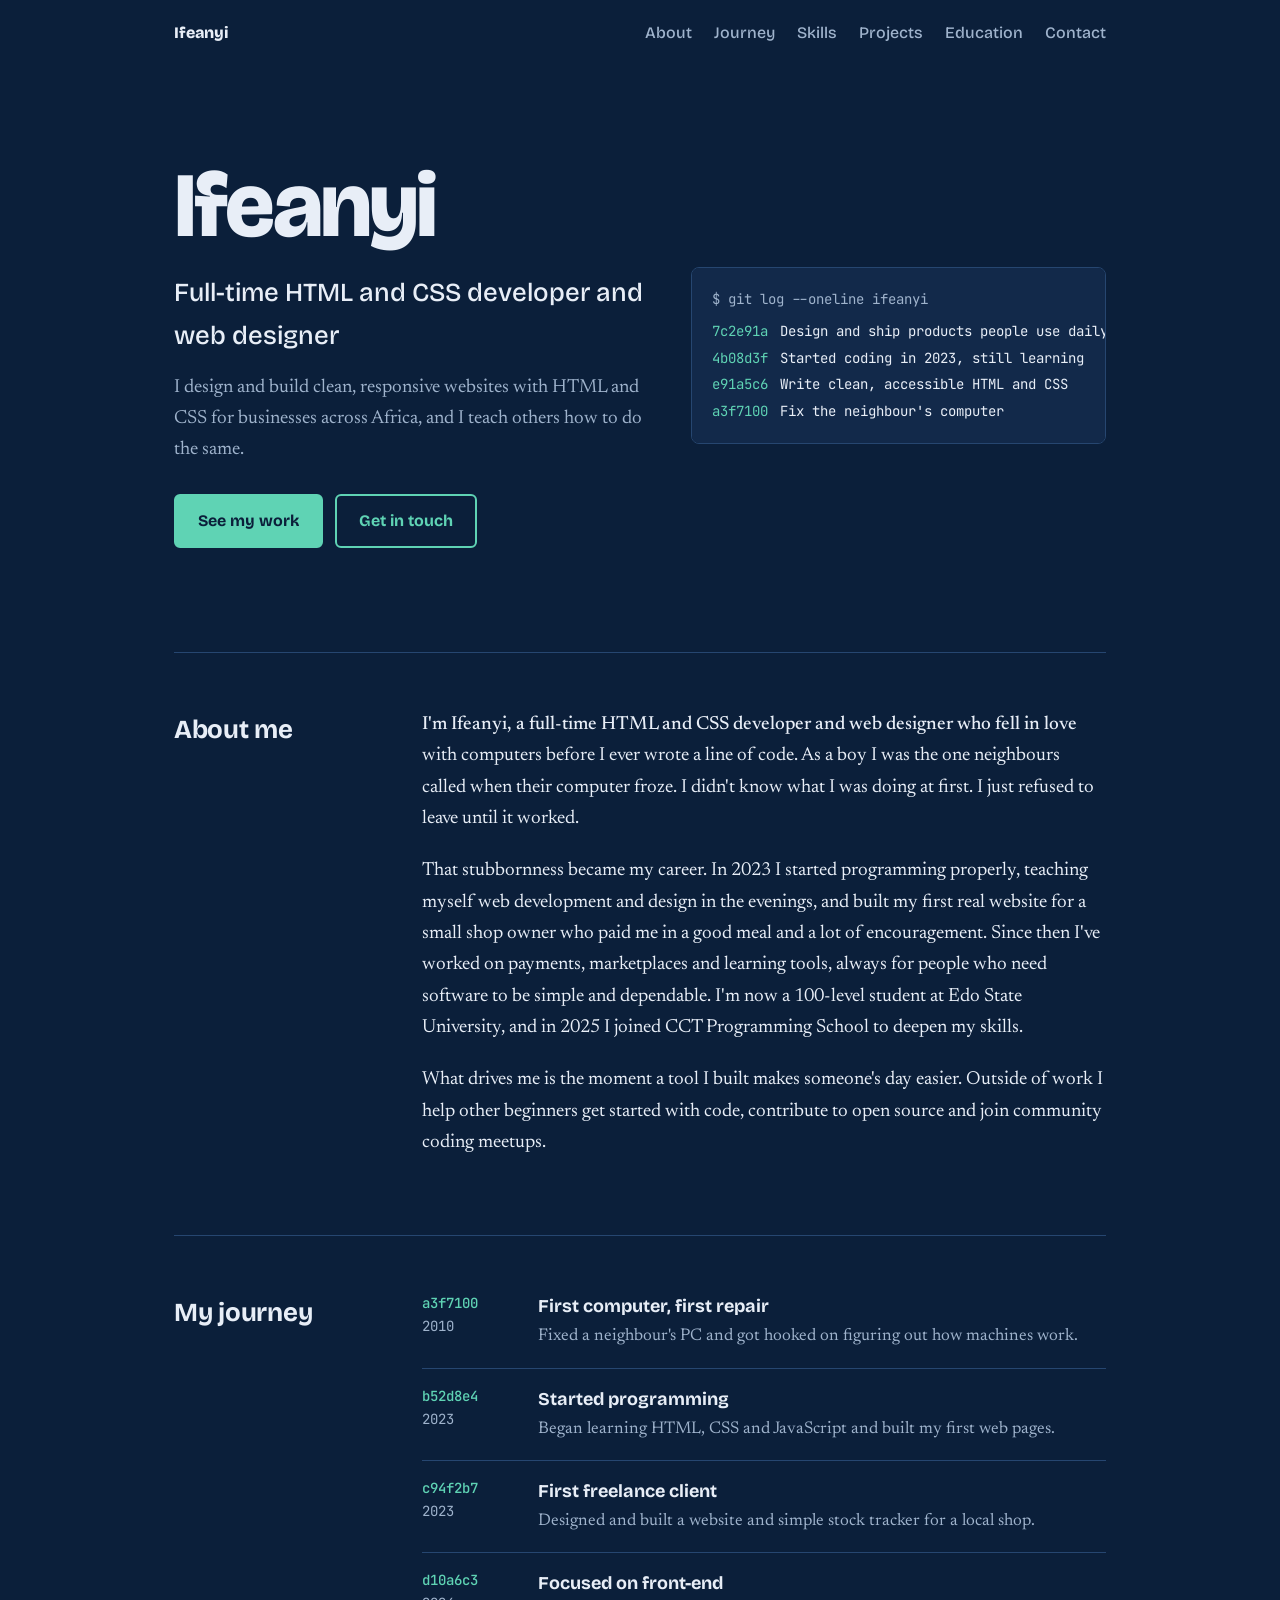
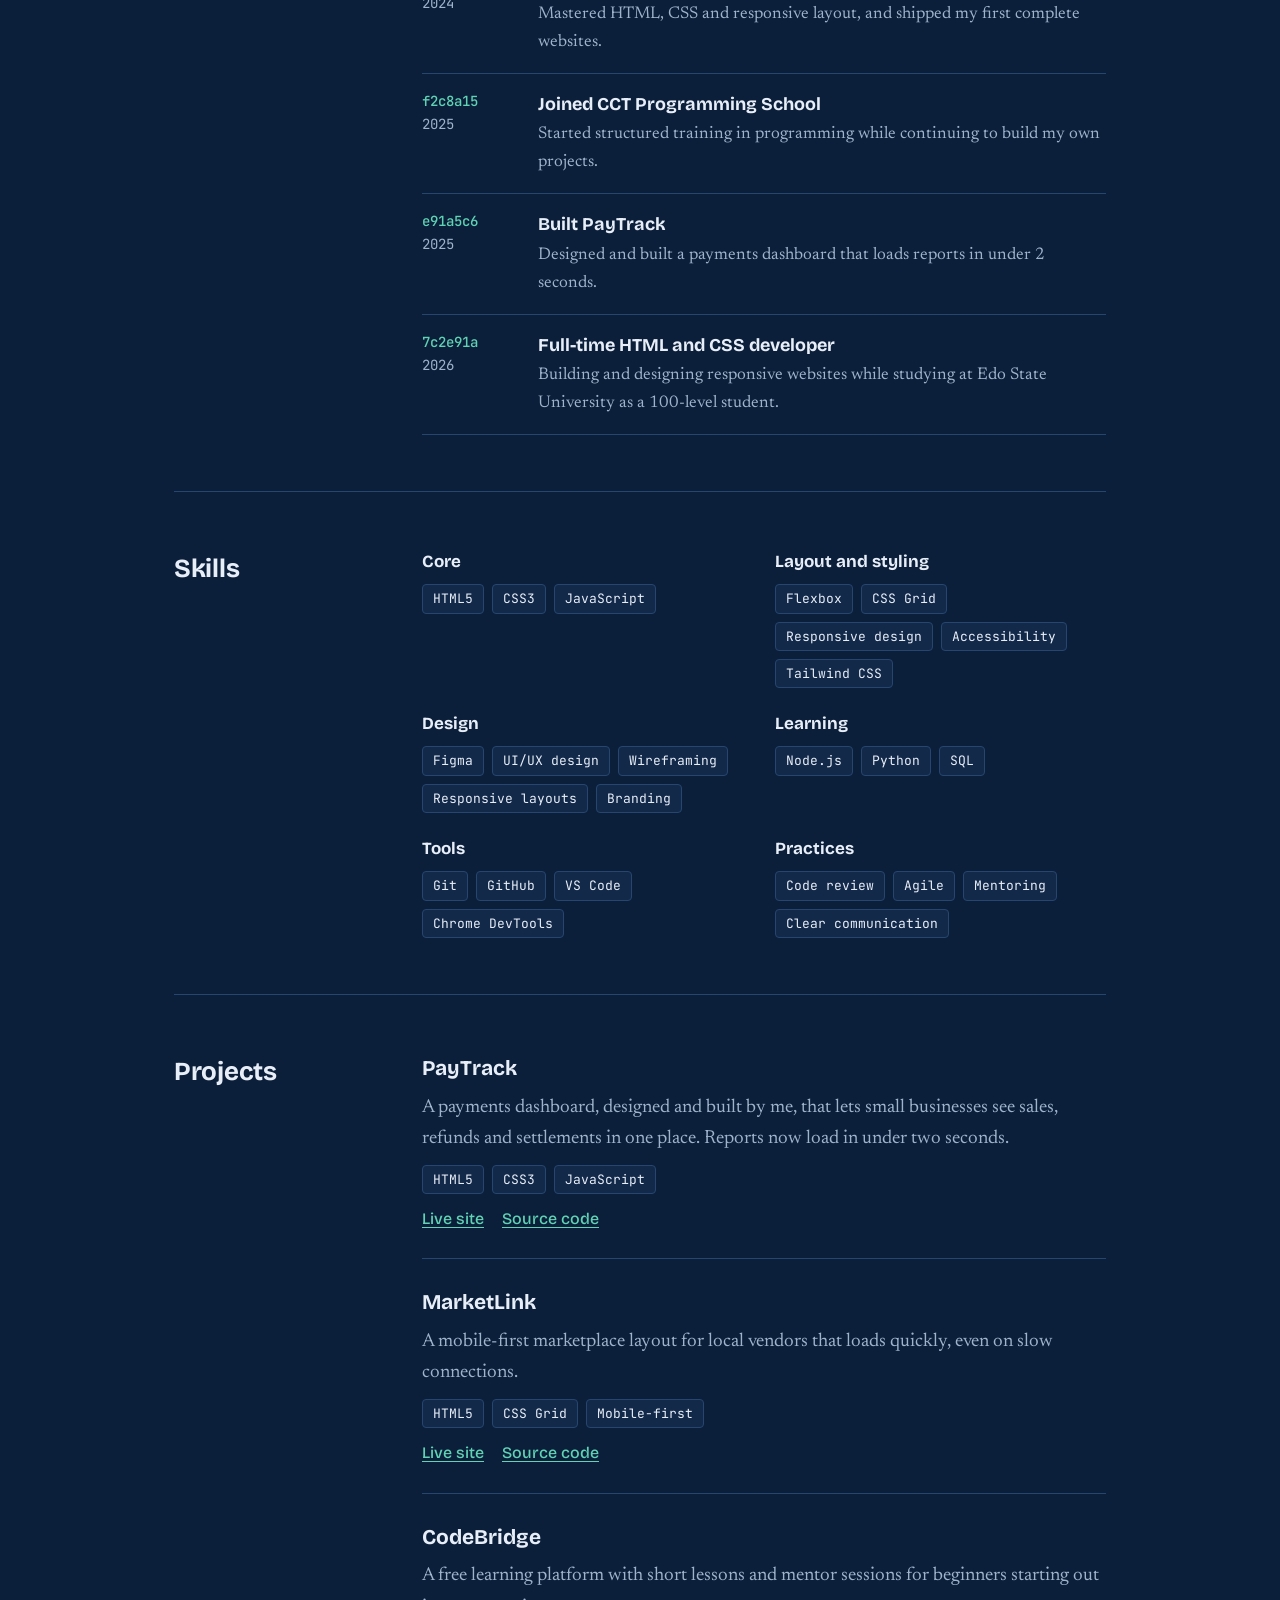
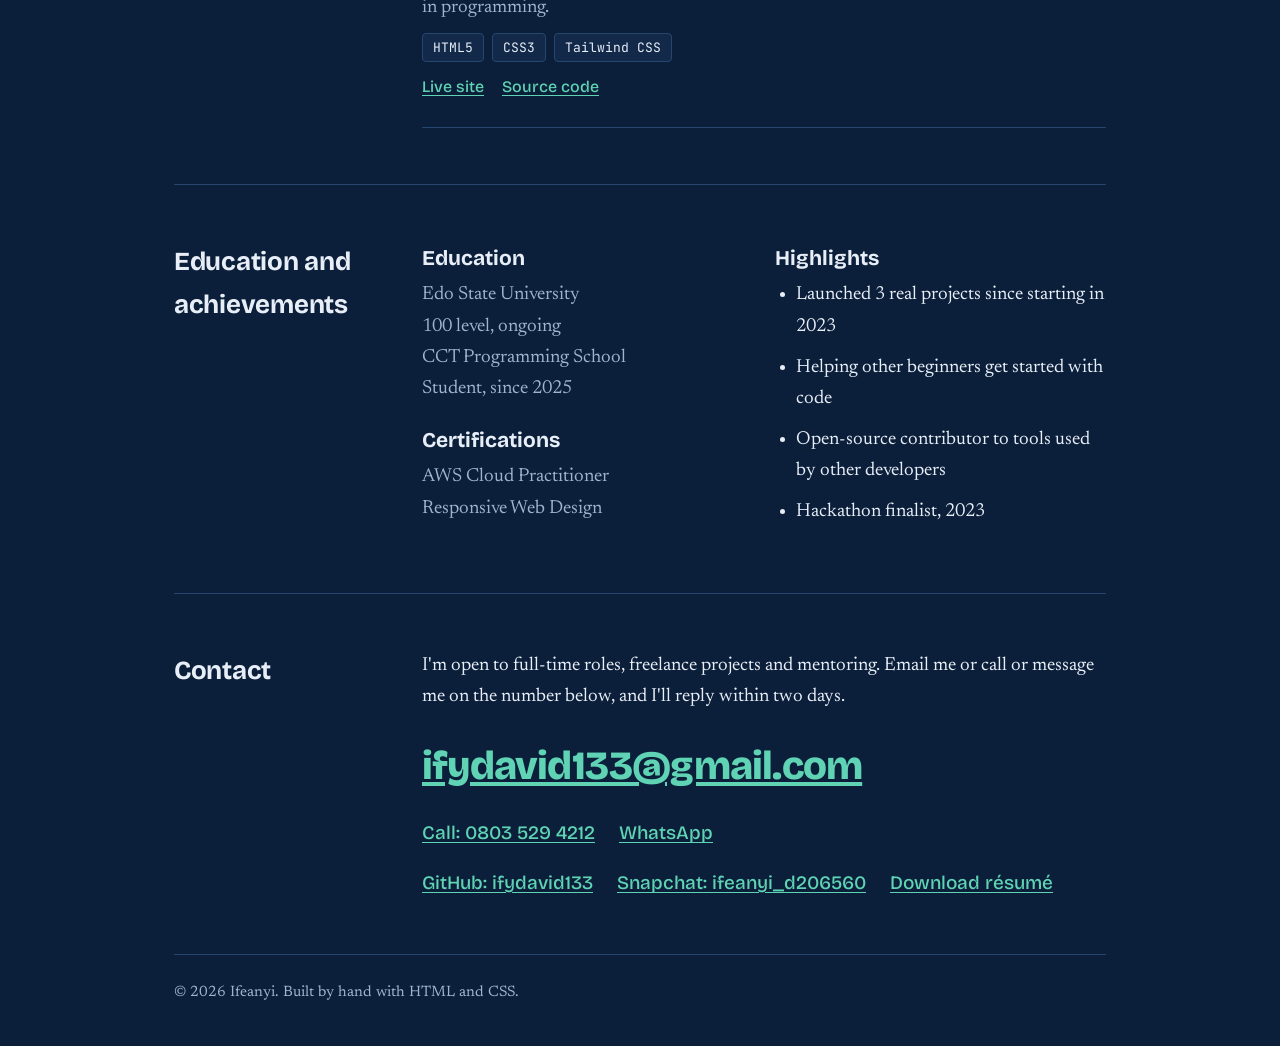
<file: ifeanyi-portfolio (2).html>
<!DOCTYPE html>
<html lang="en">
<head>
<meta charset="utf-8">
<meta name="viewport" content="width=device-width, initial-scale=1, viewport-fit=cover">
<title>Ifeanyi | HTML and CSS Developer and Web Designer</title>
<link rel="preconnect" href="https://fonts.googleapis.com">
<link href="https://fonts.googleapis.com/css2?family=Bricolage+Grotesque:opsz,wght@12..96,500;12..96,700;12..96,800&family=Newsreader:opsz,wght@6..72,400;6..72,500&family=JetBrains+Mono:wght@400;500&display=swap" rel="stylesheet">
<style>
:root{
  --bg:#0B1F3A;--surface:#12294A;--ink:#E8EEF7;--muted:#9FB3CC;--line:#264670;--accent:#5FD3B4;--on-accent:#0B1F3A;
  --display:'Bricolage Grotesque','Segoe UI',Arial,sans-serif;
  --serif:'Newsreader',Georgia,'Times New Roman',serif;
  --mono:'JetBrains Mono',ui-monospace,Consolas,monospace;
  color-scheme:dark;box-sizing:border-box;padding-top:env(safe-area-inset-top,0px);padding-bottom:env(safe-area-inset-bottom,0px);
}
@media (prefers-color-scheme:dark){
  :root:not([data-theme="light"]){--bg:#0B1F3A;--surface:#12294A;--ink:#E8EEF7;--muted:#9FB3CC;--line:#264670;--accent:#5FD3B4;--on-accent:#0B1F3A}
}
:root[data-theme="dark"]{--bg:#0B1F3A;--surface:#12294A;--ink:#E8EEF7;--muted:#9FB3CC;--line:#264670;--accent:#5FD3B4;--on-accent:#0B1F3A}
html{scroll-padding-top:env(safe-area-inset-top,0px);scroll-behavior:smooth}
*,*::before,*::after{box-sizing:border-box}
body{margin:0;background:var(--bg);color:var(--ink);font-family:var(--serif);font-size:19px;line-height:1.65}
a{color:var(--accent);text-underline-offset:3px}
a:focus-visible,button:focus-visible{outline:3px solid var(--accent);outline-offset:3px;border-radius:3px}
.wrap{max-width:980px;margin:0 auto;padding:0 24px}

nav{display:flex;flex-wrap:wrap;gap:6px 22px;padding:20px 0;font-family:var(--display);font-weight:500;font-size:16px}
nav a{color:var(--muted);text-decoration:none}
nav a:hover{color:var(--accent)}
nav .brand{color:var(--ink);font-weight:800;margin-right:auto}

.hero{display:grid;gap:40px;padding:56px 0 72px;align-items:center}
@media(min-width:860px){.hero{grid-template-columns:1.15fr 1fr;padding:96px 0 104px}}
h1{font-family:var(--display);font-weight:800;font-size:clamp(46px,9vw,92px);line-height:.95;letter-spacing:-.03em;margin:0 0 22px}
.role{font-family:var(--display);font-weight:500;font-size:clamp(20px,3vw,26px);margin:0 0 14px}
.lede{color:var(--muted);max-width:34em;margin:0 0 28px}
.btns{display:flex;flex-wrap:wrap;gap:12px}
.btn{font-family:var(--display);font-weight:700;font-size:16px;padding:12px 22px;border-radius:6px;text-decoration:none;border:2px solid var(--accent)}
.btn.primary{background:var(--accent);color:var(--on-accent)}
.btn.ghost{color:var(--accent)}
.btn{display:inline-block;transition:transform .2s ease,box-shadow .2s ease,background-color .2s ease,color .2s ease}
a.btn:hover,a.btn:focus-visible{background:#0A6B45;color:#fff;transform:translateY(-4px) scale(1.06);box-shadow:0 12px 24px rgba(0,0,0,.5)}
a.btn:active{transform:translateY(-1px) scale(1.02)}
@media(prefers-reduced-motion:reduce){.btn{transition:none}a.btn:hover,a.btn:focus-visible{transform:none}}

.log{background:var(--surface);border:1px solid var(--line);border-radius:8px;padding:18px 20px;font-family:var(--mono);font-size:14px;line-height:1.9;overflow-x:auto}
.log .cmd{color:var(--muted);margin-bottom:6px}
.log .row{white-space:nowrap;opacity:0;animation:in .5s ease forwards}
.log .row:nth-child(2){animation-delay:.3s}.log .row:nth-child(3){animation-delay:.8s}
.log .row:nth-child(4){animation-delay:1.3s}.log .row:nth-child(5){animation-delay:1.8s}
.hash{color:var(--accent);margin-right:12px}
@keyframes in{to{opacity:1}}
@media(prefers-reduced-motion:reduce){.log .row{opacity:1;animation:none}html{scroll-behavior:auto}}

section{border-top:1px solid var(--line);padding:56px 0;display:grid;gap:24px}
@media(min-width:860px){section{grid-template-columns:200px 1fr;gap:48px}}
h2{font-family:var(--display);font-weight:700;font-size:26px;margin:0;letter-spacing:-.01em}
h3{font-family:var(--display);font-weight:700;font-size:21px;margin:0 0 4px}
p{margin:0 0 1.1em}
.story p:first-child::first-line{font-weight:500}

.commits{list-style:none;margin:0;padding:0}
.commits li{display:grid;grid-template-columns:96px 1fr;gap:4px 20px;padding:16px 0;border-bottom:1px solid var(--line)}
.commits li:first-child{padding-top:0}
.commits .meta{font-family:var(--mono);font-size:14px;color:var(--muted)}
.commits .meta b{display:block;color:var(--accent);font-weight:500}
.commits strong{font-family:var(--display);font-size:18px}
.commits span.d{display:block;color:var(--muted);font-size:17px}

.skills{display:grid;gap:22px}
@media(min-width:600px){.skills{grid-template-columns:1fr 1fr}}
.skills h3{font-size:17px}
.tags{display:flex;flex-wrap:wrap;gap:8px;list-style:none;margin:8px 0 0;padding:0}
.tags li{font-family:var(--mono);font-size:13px;border:1px solid var(--line);background:var(--surface);padding:3px 10px;border-radius:4px}

.proj{padding:26px 0;border-bottom:1px solid var(--line)}
.proj:first-child{padding-top:0}
.proj p{color:var(--muted);margin:6px 0 10px}
.proj .links{font-family:var(--display);font-weight:500;font-size:16px;display:flex;gap:18px;margin-top:12px}

.pair{display:grid;gap:22px}
@media(min-width:600px){.pair{grid-template-columns:1fr 1fr}}
.pair p{color:var(--muted);margin:0}
ul.plain{margin:0;padding-left:1.1em}
ul.plain li{margin-bottom:.5em}

.contact a.big{font-family:var(--display);font-weight:800;font-size:clamp(24px,5vw,40px);letter-spacing:-.02em;word-break:break-all}
.contact .row{display:flex;flex-wrap:wrap;gap:8px 24px;margin-top:18px;font-family:var(--display);font-weight:500}
footer{border-top:1px solid var(--line);padding:26px 0 40px;color:var(--muted);font-size:15px}
</style>
</head>
<body>
<div class="wrap">
  <nav aria-label="Main">
    <a class="brand" href="#top">Ifeanyi</a>
    <a href="#about">About</a><a href="#journey">Journey</a><a href="#skills">Skills</a><a href="#projects">Projects</a><a href="#more">Education</a><a href="#contact">Contact</a>
  </nav>

  <header class="hero" id="top">
    <div>
      <h1>Ifeanyi</h1>
      <p class="role">Full-time HTML and CSS developer and web designer</p>
      <p class="lede">I design and build clean, responsive websites with HTML and CSS for businesses across Africa, and I teach others how to do the same.</p>
      <div class="btns">
        <a class="btn primary" href="#projects">See my work</a>
        <a class="btn ghost" href="#contact">Get in touch</a>
      </div>
    </div>
    <div class="log" aria-label="A short summary written like a git log">
      <div class="cmd">$ git log --oneline ifeanyi</div>
      <div class="row"><span class="hash">7c2e91a</span>Design and ship products people use daily</div>
      <div class="row"><span class="hash">4b08d3f</span>Started coding in 2023, still learning</div>
      <div class="row"><span class="hash">e91a5c6</span>Write clean, accessible HTML and CSS</div>
      <div class="row"><span class="hash">a3f7100</span>Fix the neighbour's computer</div>
    </div>
  </header>

  <section id="about">
    <h2>About me</h2>
    <div class="story">
      <p>I'm Ifeanyi, a full-time HTML and CSS developer and web designer who fell in love with computers before I ever wrote a line of code. As a boy I was the one neighbours called when their computer froze. I didn't know what I was doing at first. I just refused to leave until it worked.</p>
      <p>That stubbornness became my career. In 2023 I started programming properly, teaching myself web development and design in the evenings, and built my first real website for a small shop owner who paid me in a good meal and a lot of encouragement. Since then I've worked on payments, marketplaces and learning tools, always for people who need software to be simple and dependable. I'm now a 100-level student at Edo State University, and in 2025 I joined CCT Programming School to deepen my skills.</p>
      <p>What drives me is the moment a tool I built makes someone's day easier. Outside of work I help other beginners get started with code, contribute to open source and join community coding meetups.</p>
    </div>
  </section>

  <section id="journey">
    <h2>My journey</h2>
    <ul class="commits">
      <li><div class="meta"><b>a3f7100</b>2010</div><div><strong>First computer, first repair</strong><span class="d">Fixed a neighbour's PC and got hooked on figuring out how machines work.</span></div></li>
      <li><div class="meta"><b>b52d8e4</b>2023</div><div><strong>Started programming</strong><span class="d">Began learning HTML, CSS and JavaScript and built my first web pages.</span></div></li>
      <li><div class="meta"><b>c94f2b7</b>2023</div><div><strong>First freelance client</strong><span class="d">Designed and built a website and simple stock tracker for a local shop.</span></div></li>
      <li><div class="meta"><b>d10a6c3</b>2024</div><div><strong>Focused on front-end</strong><span class="d">Mastered HTML, CSS and responsive layout, and shipped my first complete websites.</span></div></li>
      <li><div class="meta"><b>f2c8a15</b>2025</div><div><strong>Joined CCT Programming School</strong><span class="d">Started structured training in programming while continuing to build my own projects.</span></div></li>
      <li><div class="meta"><b>e91a5c6</b>2025</div><div><strong>Built PayTrack</strong><span class="d">Designed and built a payments dashboard that loads reports in under 2 seconds.</span></div></li>
      <li><div class="meta"><b>7c2e91a</b>2026</div><div><strong>Full-time HTML and CSS developer</strong><span class="d">Building and designing responsive websites while studying at Edo State University as a 100-level student.</span></div></li>
    </ul>
  </section>

  <section id="skills">
    <h2>Skills</h2>
    <div class="skills">
      <div><h3>Core</h3><ul class="tags"><li>HTML5</li><li>CSS3</li><li>JavaScript</li></ul></div>
      <div><h3>Layout and styling</h3><ul class="tags"><li>Flexbox</li><li>CSS Grid</li><li>Responsive design</li><li>Accessibility</li><li>Tailwind CSS</li></ul></div>
      <div><h3>Design</h3><ul class="tags"><li>Figma</li><li>UI/UX design</li><li>Wireframing</li><li>Responsive layouts</li><li>Branding</li></ul></div>
      <div><h3>Learning</h3><ul class="tags"><li>Node.js</li><li>Python</li><li>SQL</li></ul></div>
      <div><h3>Tools</h3><ul class="tags"><li>Git</li><li>GitHub</li><li>VS Code</li><li>Chrome DevTools</li></ul></div>
      <div><h3>Practices</h3><ul class="tags"><li>Code review</li><li>Agile</li><li>Mentoring</li><li>Clear communication</li></ul></div>
    </div>
  </section>

  <section id="projects">
    <h2>Projects</h2>
    <div>
      <article class="proj">
        <h3>PayTrack</h3>
        <p>A payments dashboard, designed and built by me, that lets small businesses see sales, refunds and settlements in one place. Reports now load in under two seconds.</p>
        <ul class="tags"><li>HTML5</li><li>CSS3</li><li>JavaScript</li></ul>
        <div class="links"><a href="#">Live site</a><a href="#">Source code</a></div>
      </article>
      <article class="proj">
        <h3>MarketLink</h3>
        <p>A mobile-first marketplace layout for local vendors that loads quickly, even on slow connections.</p>
        <ul class="tags"><li>HTML5</li><li>CSS Grid</li><li>Mobile-first</li></ul>
        <div class="links"><a href="#">Live site</a><a href="#">Source code</a></div>
      </article>
      <article class="proj">
        <h3>CodeBridge</h3>
        <p>A free learning platform with short lessons and mentor sessions for beginners starting out in programming.</p>
        <ul class="tags"><li>HTML5</li><li>CSS3</li><li>Tailwind CSS</li></ul>
        <div class="links"><a href="#">Live site</a><a href="#">Source code</a></div>
      </article>
    </div>
  </section>

  <section id="more">
    <h2>Education and achievements</h2>
    <div class="pair">
      <div>
        <h3>Education</h3>
        <p>Edo State University<br>100 level, ongoing</p><p>CCT Programming School<br>Student, since 2025</p>
        <h3 style="margin-top:18px">Certifications</h3>
        <p>AWS Cloud Practitioner<br>Responsive Web Design</p>
      </div>
      <div>
        <h3>Highlights</h3>
        <ul class="plain">
          <li>Launched 3 real projects since starting in 2023</li>
          <li>Helping other beginners get started with code</li>
          <li>Open-source contributor to tools used by other developers</li>
          <li>Hackathon finalist, 2023</li>
        </ul>
      </div>
    </div>
  </section>

  <section id="contact" class="contact">
    <h2>Contact</h2>
    <div>
      <p>I'm open to full-time roles, freelance projects and mentoring. Email me or call or message me on the number below, and I'll reply within two days.</p>
      <a class="big" href="mailto:ifydavid133@gmail.com">ifydavid133@gmail.com</a>
      <div class="row"><a href="tel:+2348035294212">Call: 0803 529 4212</a><a href="https://wa.me/2348035294212">WhatsApp</a></div>
      <div class="row"><a href="https://github.com/ifydavid133">GitHub: ifydavid133</a><a href="https://www.snapchat.com/add/ifeanyi_d206560">Snapchat: ifeanyi_d206560</a><a href="#">Download résumé</a></div>
    </div>
  </section>

  <footer>© 2026 Ifeanyi. Built by hand with HTML and CSS.</footer>
</div>
</body>
</html>
</file>
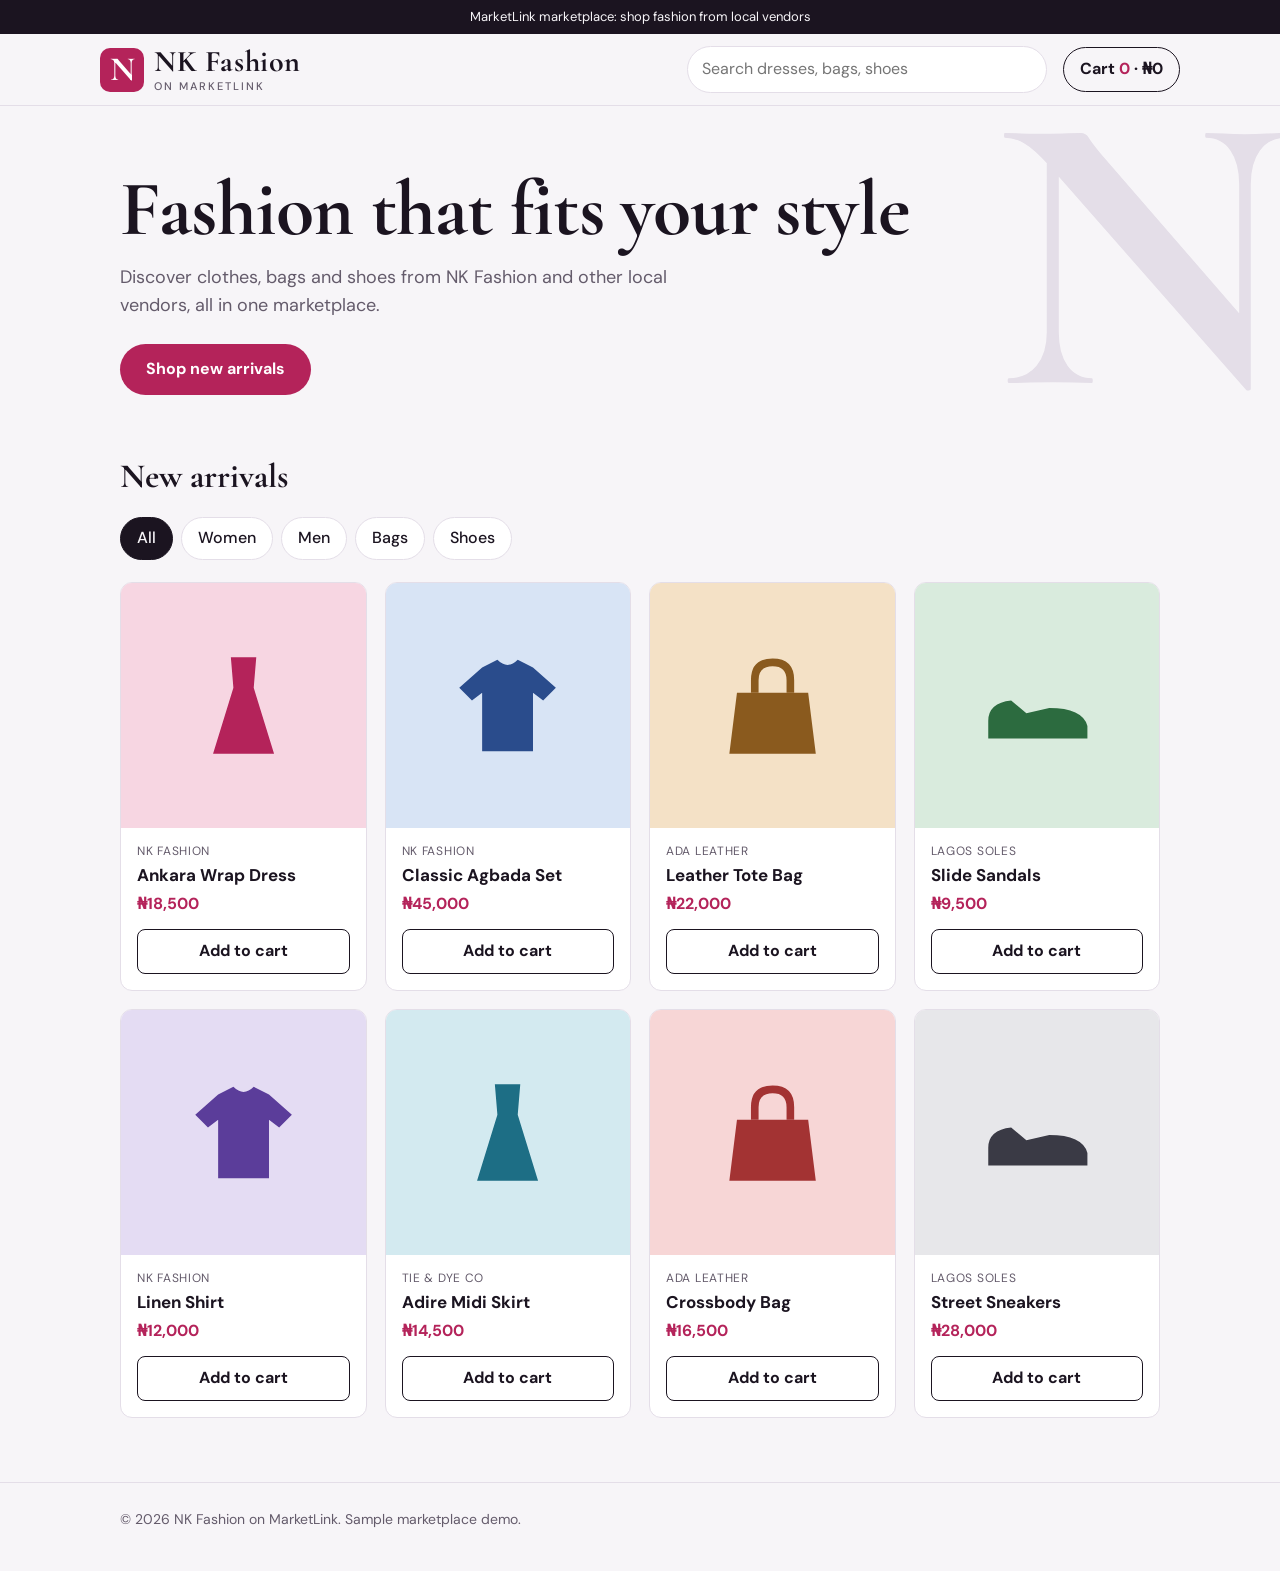
<file: nk-fashion-marketlink.html>
<!DOCTYPE html>
<html lang="en">
<head>
<meta charset="utf-8">
<meta name="viewport" content="width=device-width, initial-scale=1, viewport-fit=cover">
<title>NK Fashion | MarketLink Marketplace</title>
<link rel="preconnect" href="https://fonts.googleapis.com">
<link href="https://fonts.googleapis.com/css2?family=Cormorant+Garamond:wght@500;600;700&family=DM+Sans:wght@400;500;700&display=swap" rel="stylesheet">
<style>
:root{
  --bg:#F7F5F8;--surface:#FFFFFF;--ink:#1B1420;--muted:#645B6B;--line:#E4DEE8;--accent:#B4235A;--on-accent:#FFFFFF;
  --serif:'Cormorant Garamond',Georgia,'Times New Roman',serif;
  --sans:'DM Sans','Segoe UI',Arial,sans-serif;
  box-sizing:border-box;padding-top:env(safe-area-inset-top,0px);padding-bottom:env(safe-area-inset-bottom,0px);
}
@media (prefers-color-scheme:dark){
  :root:not([data-theme="light"]){--bg:#150F1A;--surface:#20172A;--ink:#F3EEF6;--muted:#B0A5BA;--line:#382C45;--accent:#F0709F;--on-accent:#150F1A}
}
:root[data-theme="dark"]{--bg:#150F1A;--surface:#20172A;--ink:#F3EEF6;--muted:#B0A5BA;--line:#382C45;--accent:#F0709F;--on-accent:#150F1A}
html{scroll-padding-top:env(safe-area-inset-top,0px);scroll-behavior:smooth}
*,*::before,*::after{box-sizing:border-box}
body{margin:0;background:var(--bg);color:var(--ink);font-family:var(--sans);font-size:16px;line-height:1.55}
button,input{font:inherit}
a:focus-visible,button:focus-visible,input:focus-visible{outline:3px solid var(--accent);outline-offset:2px}
.wrap{max-width:1080px;margin:0 auto;padding:0 20px}

.strip{background:var(--ink);color:var(--bg);text-align:center;font-size:13px;padding:7px 12px}
header{position:sticky;top:env(safe-area-inset-top,0px);z-index:5;background:var(--bg);border-bottom:1px solid var(--line)}
.bar{display:flex;align-items:center;gap:16px;padding:12px 0;flex-wrap:wrap}
.logo{display:flex;align-items:center;gap:10px;text-decoration:none;color:var(--ink);margin-right:auto}
.mark{width:44px;height:44px;border-radius:10px;background:var(--accent);color:var(--on-accent);display:grid;place-items:center;font-family:var(--serif);font-weight:700;font-size:34px;line-height:1}
.word{font-family:var(--serif);font-weight:700;font-size:30px;letter-spacing:.02em;line-height:1}
.word small{display:block;font-family:var(--sans);font-weight:500;font-size:11px;letter-spacing:.18em;text-transform:uppercase;color:var(--muted);margin-top:4px}
.search{flex:1 1 220px;max-width:360px;padding:10px 14px;border:1px solid var(--line);border-radius:999px;background:var(--surface);color:var(--ink)}
.cart{border:1px solid var(--ink);background:none;color:var(--ink);border-radius:999px;padding:9px 16px;font-weight:700;cursor:pointer}
.cart b{color:var(--accent)}

.hero{position:relative;overflow:hidden;padding:64px 0 56px}
.hero::after{content:"N";position:absolute;right:-10px;top:-50px;font-family:var(--serif);font-weight:700;font-size:400px;line-height:1;color:var(--line);z-index:0;pointer-events:none}
.hero .wrap{position:relative;z-index:1}
h1{font-family:var(--serif);font-weight:700;font-size:clamp(42px,8vw,78px);line-height:1;margin:0 0 16px;max-width:11em;letter-spacing:-.01em}
.hero p{color:var(--muted);max-width:32em;margin:0 0 24px;font-size:18px}
.cta{display:inline-block;background:var(--accent);color:var(--on-accent);text-decoration:none;font-weight:700;padding:13px 26px;border-radius:999px;transition:transform .2s ease,box-shadow .2s ease}
.cta:hover{transform:translateY(-3px);box-shadow:0 10px 22px rgba(0,0,0,.25)}

.chips{display:flex;flex-wrap:wrap;gap:8px;margin:0 0 22px}
.chip{border:1px solid var(--line);background:var(--surface);color:var(--ink);padding:8px 16px;border-radius:999px;cursor:pointer;font-weight:500}
.chip[aria-pressed="true"]{background:var(--ink);color:var(--bg);border-color:var(--ink)}
h2{font-family:var(--serif);font-size:34px;margin:0 0 14px}
.grid{display:grid;gap:18px;grid-template-columns:repeat(auto-fill,minmax(220px,1fr));padding-bottom:64px}
.item{background:var(--surface);border:1px solid var(--line);border-radius:12px;overflow:hidden;display:flex;flex-direction:column}
.tile{aspect-ratio:1/1;display:grid;place-items:center}
.tile svg{width:52%;height:52%}
.info{padding:14px 16px 16px;display:flex;flex-direction:column;gap:2px;flex:1}
.info .v{font-size:12px;color:var(--muted);letter-spacing:.06em;text-transform:uppercase}
.info h3{margin:0;font-size:17px;font-weight:700}
.info .p{font-weight:700;color:var(--accent);margin:2px 0 10px}
.add{margin-top:auto;border:1px solid var(--ink);background:none;color:var(--ink);padding:9px;border-radius:8px;font-weight:700;cursor:pointer}
.add:hover{background:var(--ink);color:var(--bg)}
.empty{color:var(--muted);grid-column:1/-1}
footer{border-top:1px solid var(--line);padding:26px 0 40px;color:var(--muted);font-size:14px}
@media(prefers-reduced-motion:reduce){.cta{transition:none}.cta:hover{transform:none}html{scroll-behavior:auto}}
</style>
</head>
<body>
<svg width="0" height="0" style="position:absolute" aria-hidden="true">
  <symbol id="shirt" viewBox="0 0 100 100"><path fill="currentColor" d="M30 20 42 14Q50 22 58 14L70 20 88 36 78 46 70 40V86H30V40L22 46 12 36Z"/></symbol>
  <symbol id="dress" viewBox="0 0 100 100"><path fill="currentColor" d="M40 12H60L58 36 74 88H26L42 36Z"/></symbol>
  <symbol id="bag" viewBox="0 0 100 100"><path fill="currentColor" d="M22 40H78L84 88H16Z"/><path fill="none" stroke="currentColor" stroke-width="6" d="M36 40V30Q36 16 50 16 64 16 64 30V40"/></symbol>
  <symbol id="shoe" viewBox="0 0 100 100"><path fill="currentColor" d="M12 62Q12 48 30 46L42 56 60 52Q86 52 90 66V76H12Z"/></symbol>
</svg>

<div class="strip">MarketLink marketplace: shop fashion from local vendors</div>
<header>
  <div class="wrap bar">
    <a class="logo" href="#top" aria-label="NK Fashion home">
      <span class="mark" aria-hidden="true">N</span>
      <span class="word">NK Fashion<small>on MarketLink</small></span>
    </a>
    <input class="search" id="q" type="search" placeholder="Search dresses, bags, shoes" aria-label="Search products">
    <button class="cart" id="cart" aria-live="polite">Cart <b id="count">0</b> · <span id="total">₦0</span></button>
  </div>
</header>

<main id="top">
  <section class="hero">
    <div class="wrap">
      <h1>Fashion that fits your style</h1>
      <p>Discover clothes, bags and shoes from NK Fashion and other local vendors, all in one marketplace.</p>
      <a class="cta" href="#shop">Shop new arrivals</a>
    </div>
  </section>

  <section class="wrap" id="shop">
    <h2>New arrivals</h2>
    <div class="chips" id="chips" role="group" aria-label="Categories"></div>
    <div class="grid" id="grid"></div>
  </section>
</main>

<footer><div class="wrap">© 2026 NK Fashion on MarketLink. Sample marketplace demo.</div></footer>

<script>
const products=[
 {n:'Ankara Wrap Dress',v:'NK Fashion',p:18500,c:'Women',i:'dress',bg:'#F7D6E2',fg:'#B4235A'},
 {n:'Classic Agbada Set',v:'NK Fashion',p:45000,c:'Men',i:'shirt',bg:'#D8E4F5',fg:'#2A4C8C'},
 {n:'Leather Tote Bag',v:'Ada Leather',p:22000,c:'Bags',i:'bag',bg:'#F4E1C6',fg:'#8A5A1E'},
 {n:'Slide Sandals',v:'Lagos Soles',p:9500,c:'Shoes',i:'shoe',bg:'#D9EBDD',fg:'#2C6B3F'},
 {n:'Linen Shirt',v:'NK Fashion',p:12000,c:'Men',i:'shirt',bg:'#E4DCF3',fg:'#5B3D9A'},
 {n:'Adire Midi Skirt',v:'Tie & Dye Co',p:14500,c:'Women',i:'dress',bg:'#D3EAF0',fg:'#1D6E85'},
 {n:'Crossbody Bag',v:'Ada Leather',p:16500,c:'Bags',i:'bag',bg:'#F7D6D6',fg:'#A33333'},
 {n:'Street Sneakers',v:'Lagos Soles',p:28000,c:'Shoes',i:'shoe',bg:'#E7E7EA',fg:'#3A3A45'}
];
const cats=['All','Women','Men','Bags','Shoes'];
let cat='All',q='',count=0,total=0;
const naira=x=>'₦'+x.toLocaleString('en-NG');
const grid=document.getElementById('grid'),chips=document.getElementById('chips');

function drawChips(){
  chips.innerHTML='';
  cats.forEach(c=>{
    const b=document.createElement('button');
    b.className='chip';b.textContent=c;b.setAttribute('aria-pressed',c===cat);
    b.onclick=()=>{cat=c;drawChips();draw()};
    chips.appendChild(b);
  });
}
function draw(){
  const list=products.filter(p=>(cat==='All'||p.c===cat)&&p.n.toLowerCase().includes(q));
  grid.innerHTML='';
  if(!list.length){grid.innerHTML='<p class="empty">No products found. Try another search.</p>';return}
  list.forEach(p=>{
    const el=document.createElement('article');el.className='item';
    el.innerHTML=`<div class="tile" style="background:${p.bg};color:${p.fg}"><svg aria-hidden="true"><use href="#${p.i}"/></svg></div>
    <div class="info"><span class="v">${p.v}</span><h3>${p.n}</h3><span class="p">${naira(p.p)}</span><button class="add">Add to cart</button></div>`;
    const btn=el.querySelector('.add');
    btn.onclick=()=>{
      count++;total+=p.p;
      document.getElementById('count').textContent=count;
      document.getElementById('total').textContent=naira(total);
      btn.textContent='Added ✓';setTimeout(()=>btn.textContent='Add to cart',1200);
    };
    grid.appendChild(el);
  });
}
document.getElementById('q').oninput=e=>{q=e.target.value.trim().toLowerCase();draw()};
drawChips();draw();
</script>
</body>
</html>
</file>
